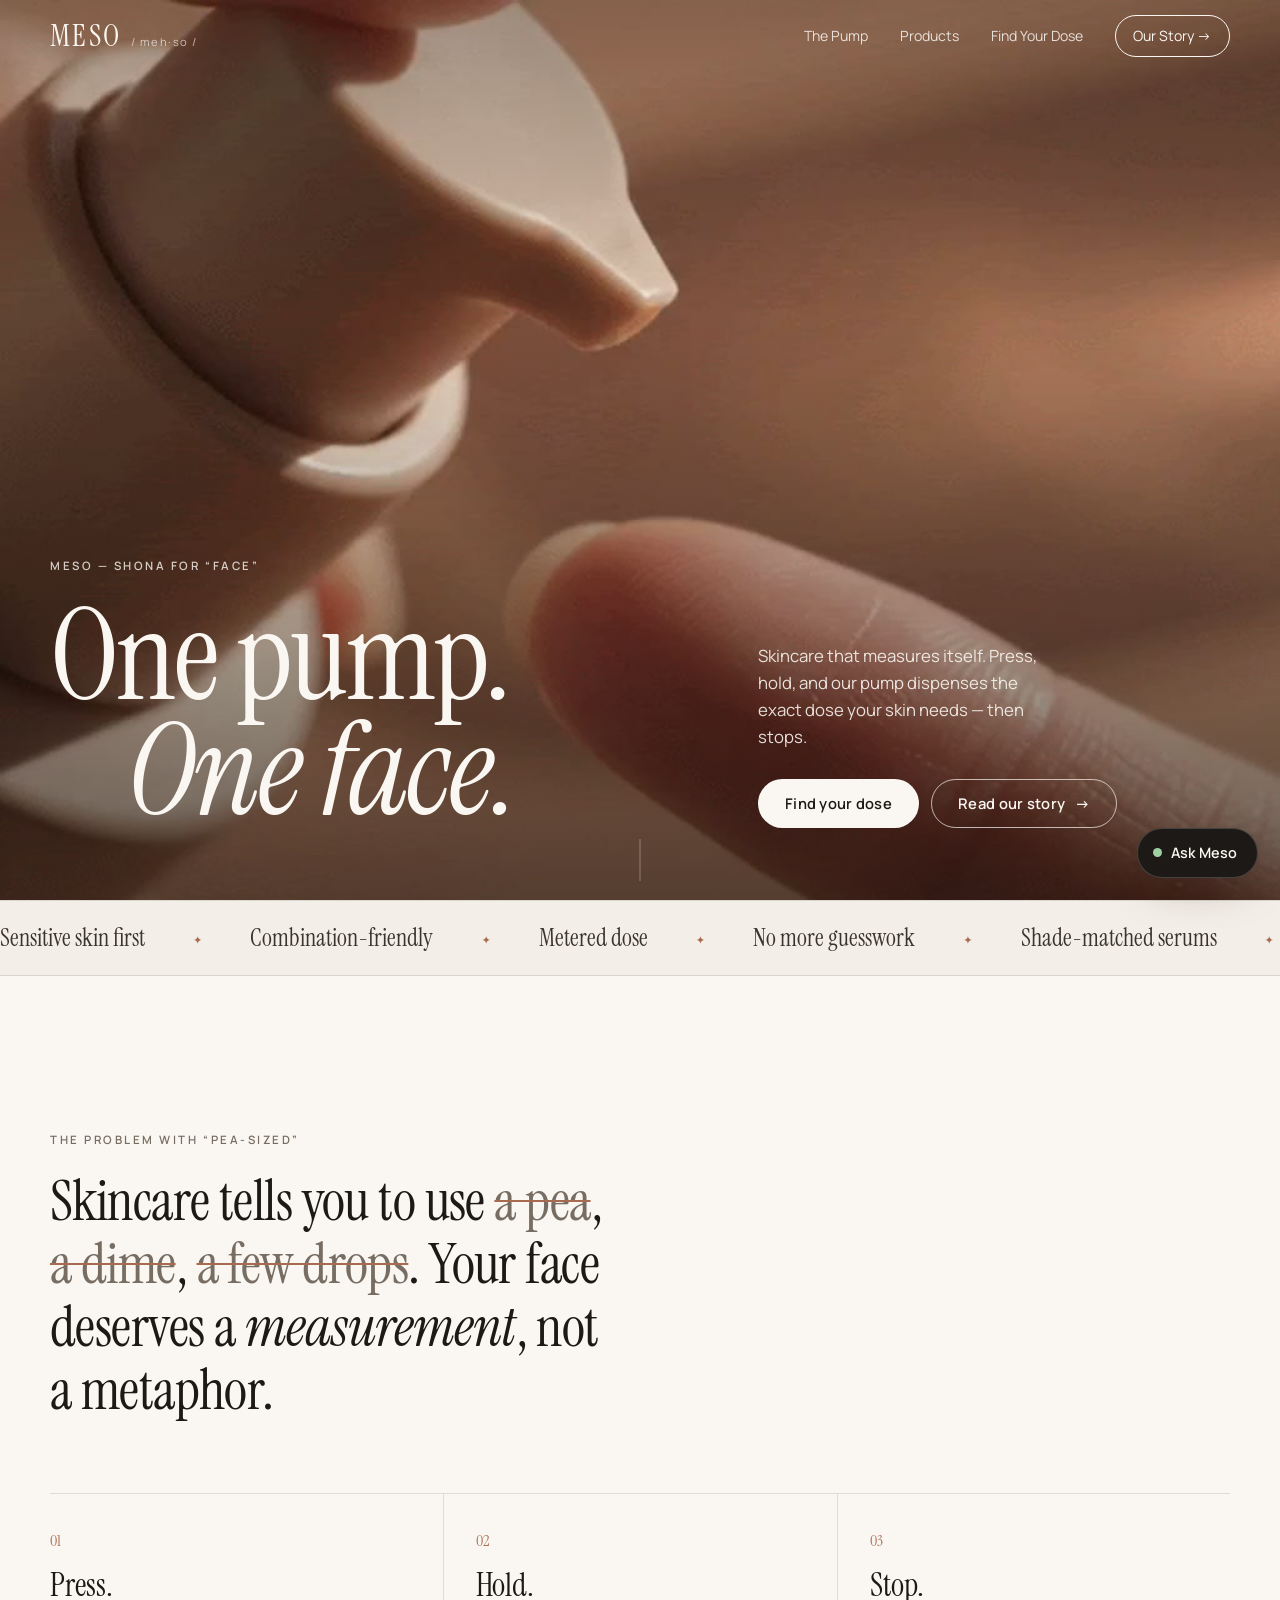
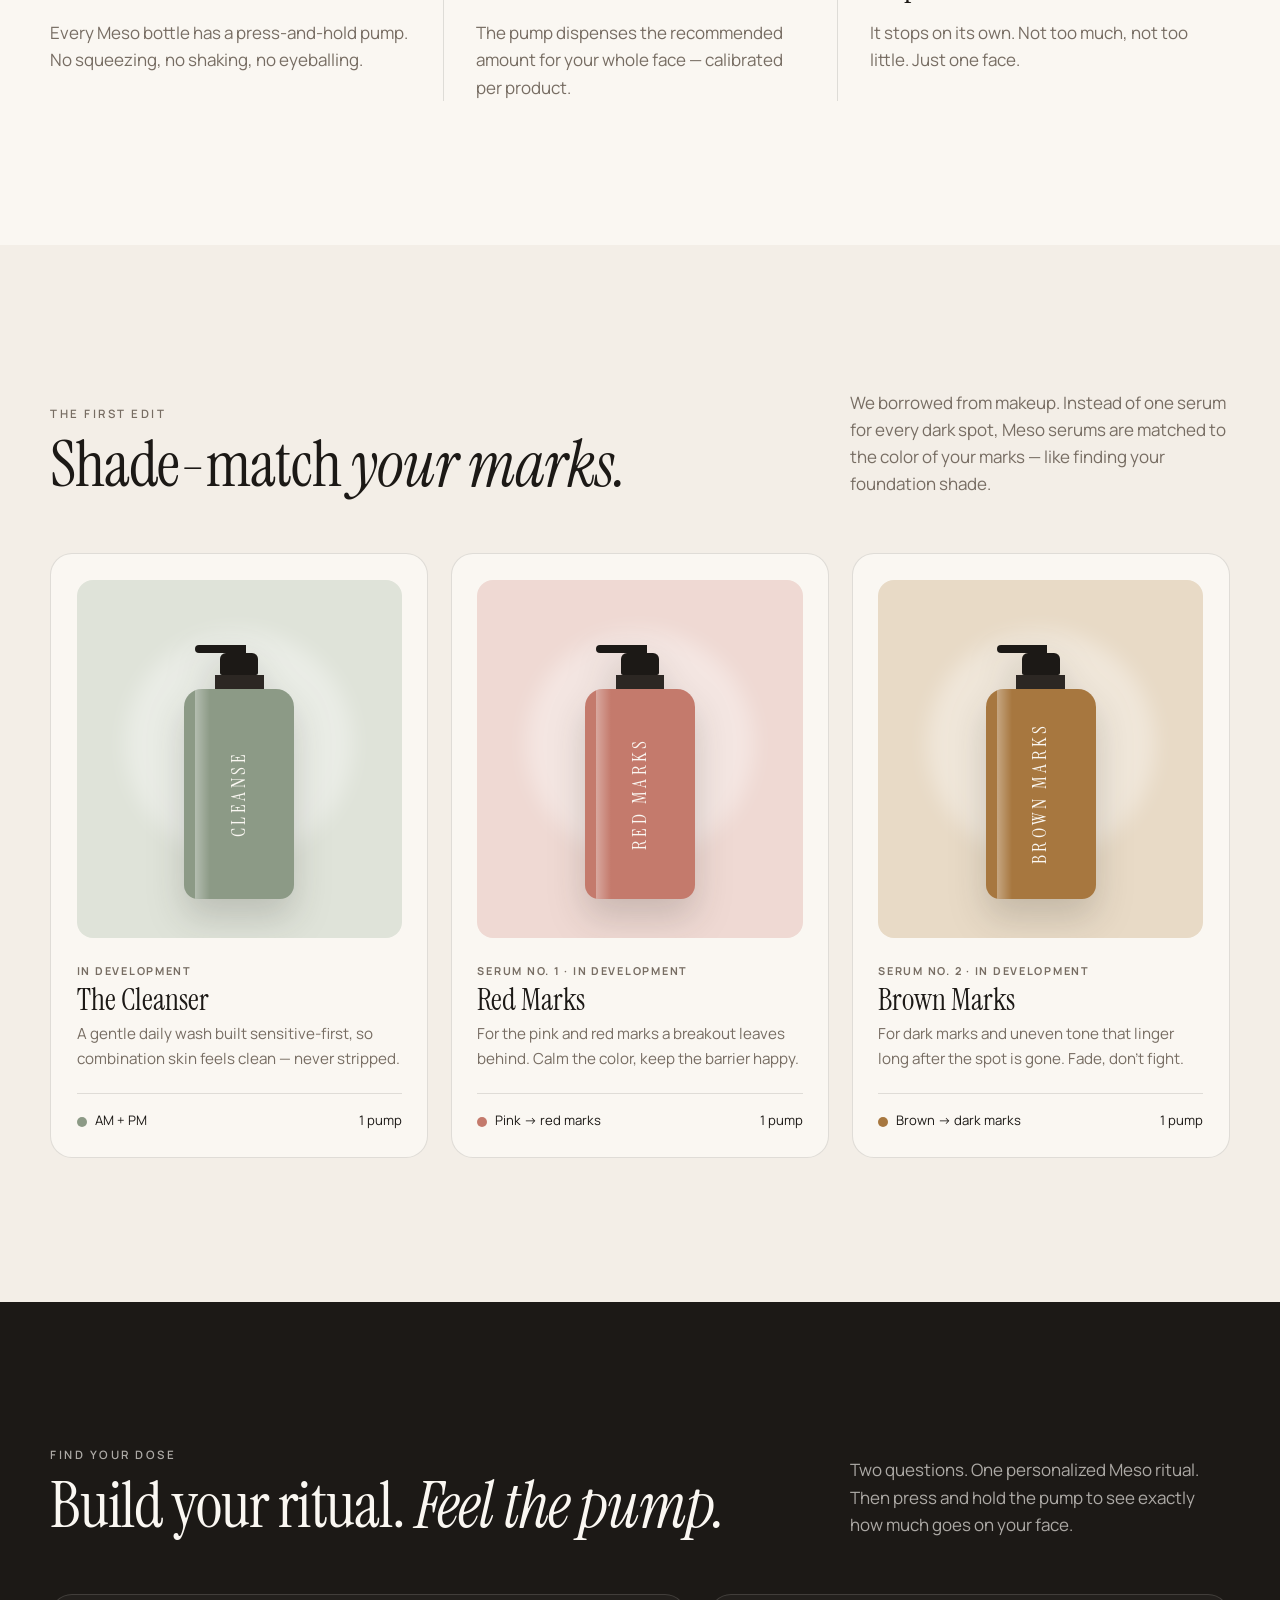
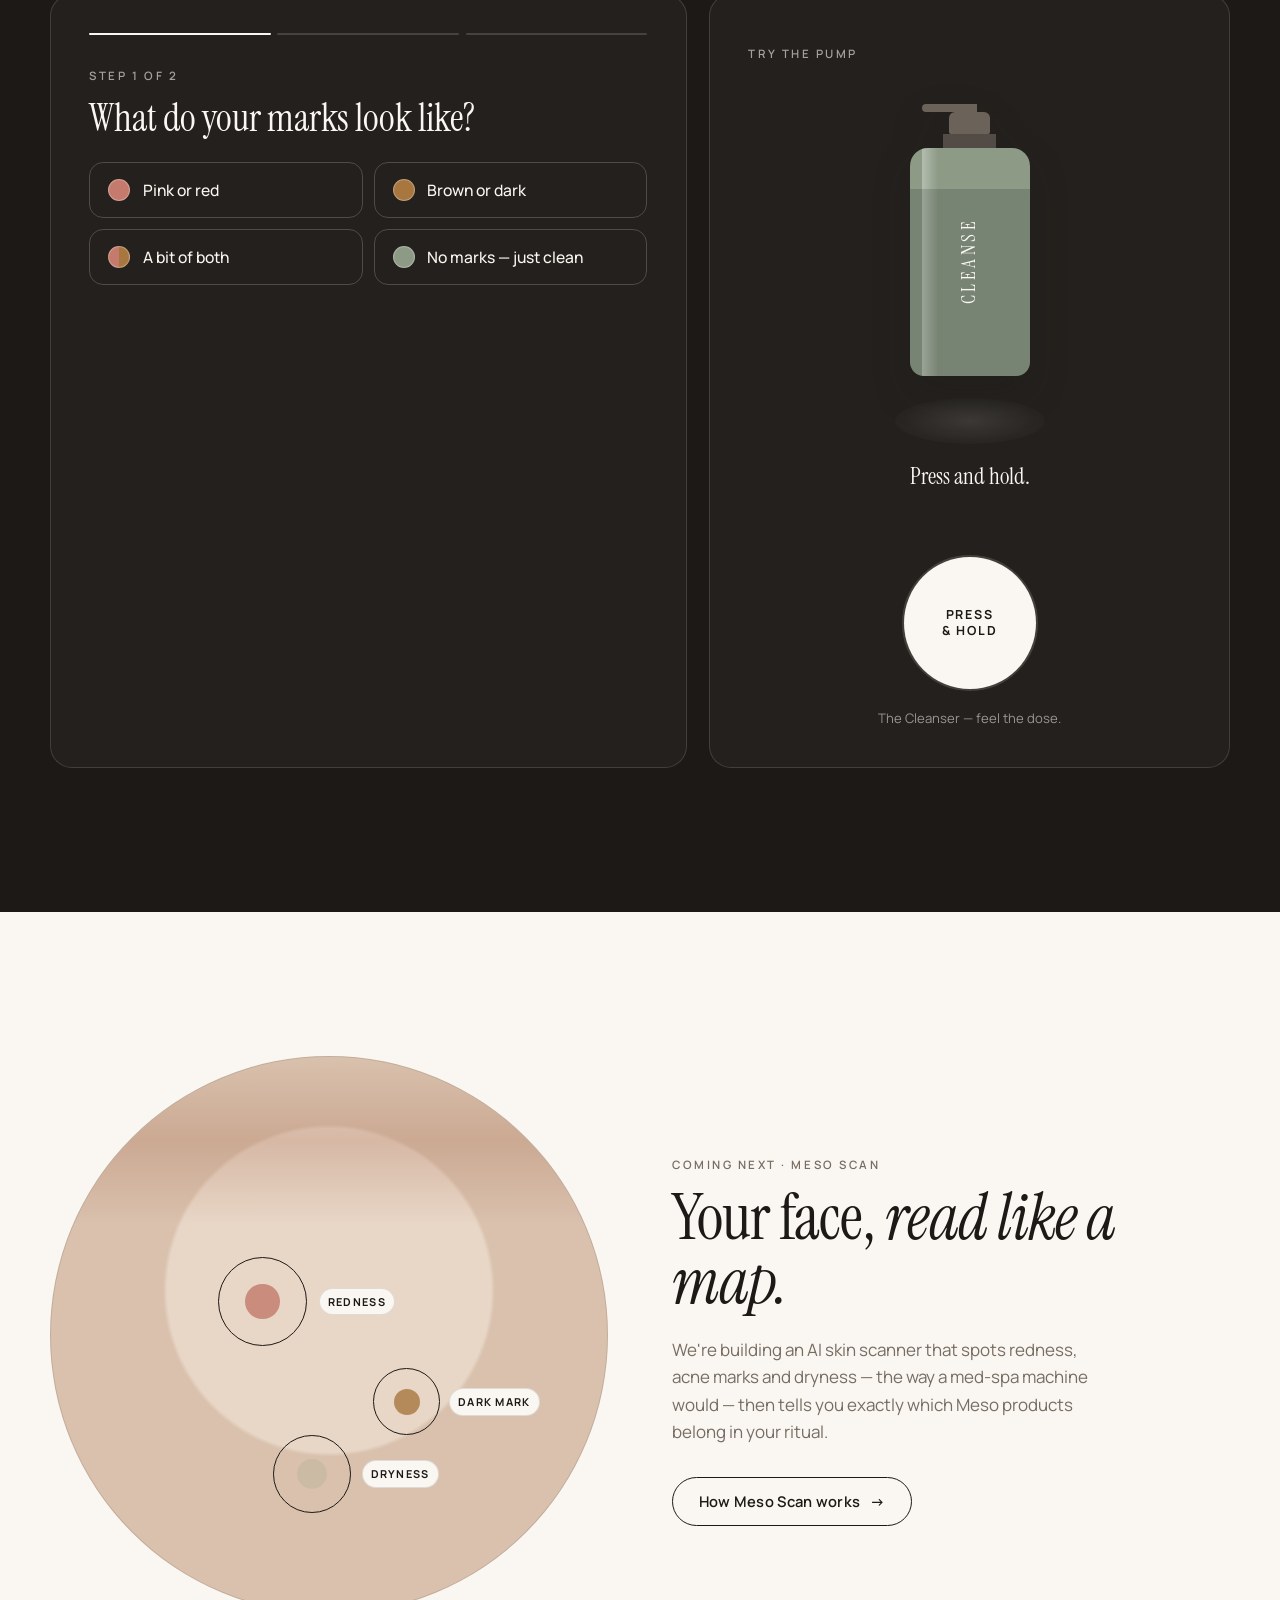
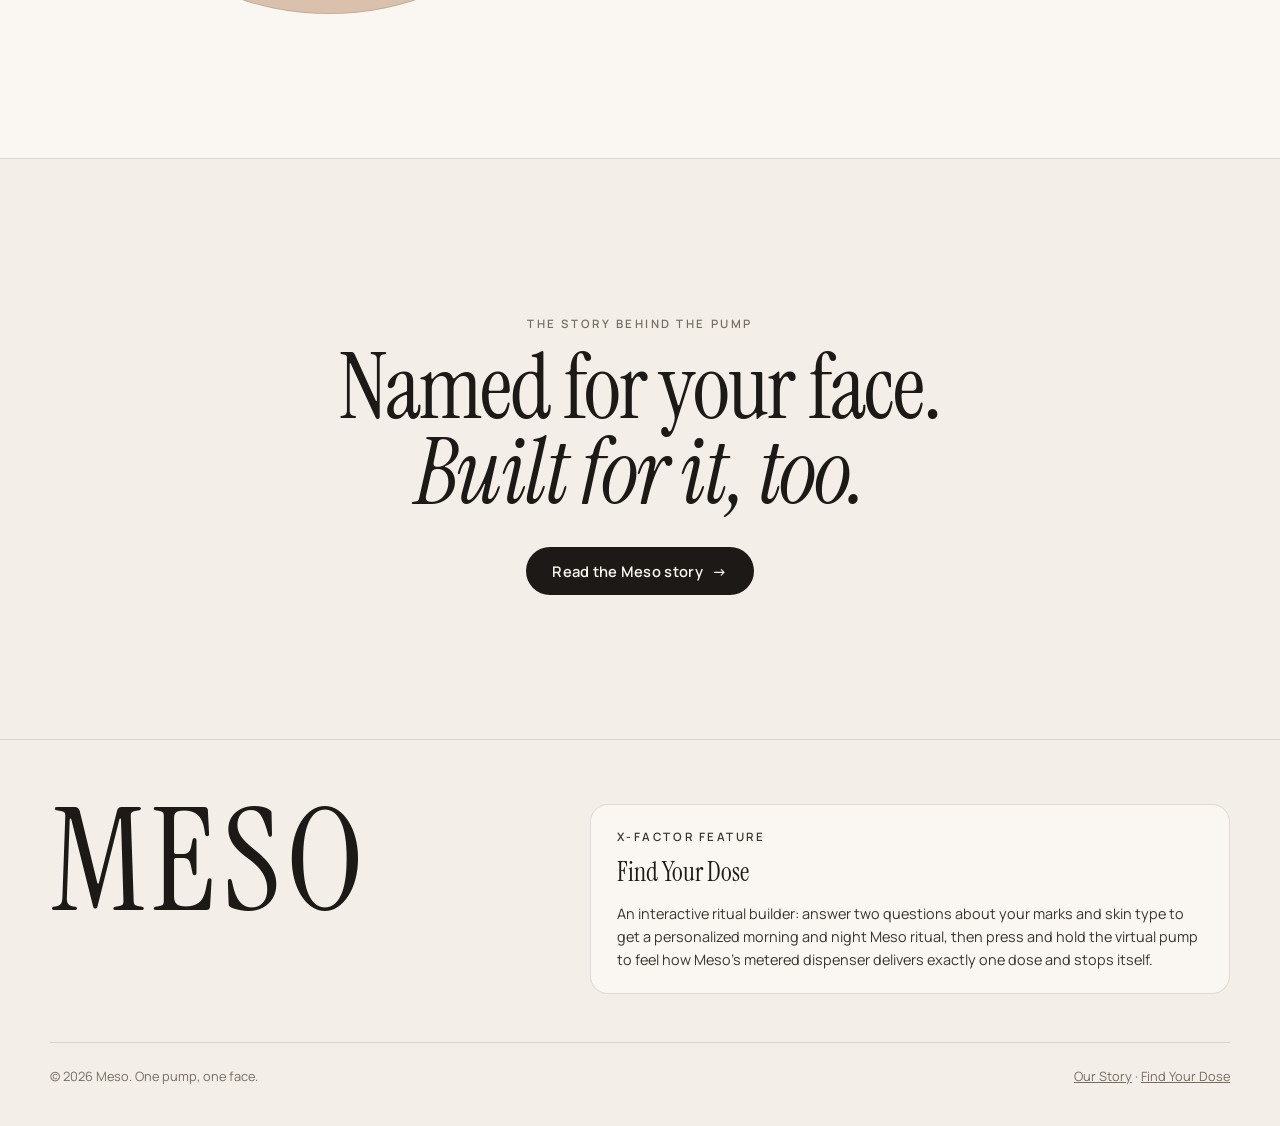
<file: index.html>
<!DOCTYPE html>
<html lang="en">
<head>
  <meta charset="UTF-8" />
  <meta name="viewport" content="width=device-width, initial-scale=1.0" />
  <title>Meso — One pump. One face.</title>
  <meta name="description" content="Meso is skincare that measures itself. A press-and-hold pump dispenses the exact dose — sensitive and combination skin first." />
  <link rel="preconnect" href="https://fonts.googleapis.com" />
  <link rel="preconnect" href="https://fonts.gstatic.com" crossorigin />
  <link href="https://fonts.googleapis.com/css2?family=Instrument+Serif:ital@0;1&family=Manrope:wght@400;500;600;700&display=swap" rel="stylesheet" />
  <link rel="stylesheet" href="styles.css" />
  <link rel="icon" href="data:image/svg+xml,<svg xmlns='http://www.w3.org/2000/svg' viewBox='0 0 100 100'><rect width='100' height='100' rx='50' fill='%231c1916'/><text x='50' y='68' font-size='58' text-anchor='middle' fill='%23faf7f2' font-family='Georgia'>M</text></svg>" />
</head>
<body>

  <!-- ============ NAV ============ -->
  <header class="nav">
    <div class="nav-inner">
      <a href="index.html" class="logo" aria-label="Meso home"><b>MESO</b><small>/ meh·so /</small></a>
      <nav class="nav-links">
        <a href="#pump">The Pump</a>
        <a href="#products">Products</a>
        <a href="#dose">Find Your Dose</a>
        <a href="story.html" class="pill">Our Story →</a>
      </nav>
    </div>
  </header>

  <!-- ============ HERO — AI-generated video (autoplay + loop) ============ -->
  <section class="hero" id="top">
    <!-- AI-generated hero video (Gemini / Veo) -->
    <video autoplay muted loop playsinline preload="auto" poster="meso-poster.jpg" aria-hidden="true">
      <source src="meso-hero.mp4" type="video/mp4" />
    </video>
    <div class="hero-content">
      <div>
        <p class="eyebrow">Meso — Shona for “face”</p>
        <h1>One pump.<em>One face.</em></h1>
      </div>
      <div class="hero-side">
        <p>Skincare that measures itself. Press, hold, and our pump dispenses the exact dose your skin needs — then stops.</p>
        <div class="hero-actions">
          <a href="#dose" class="btn btn-light">Find your dose</a>
          <a href="story.html" class="btn btn-ghost">Read our story <span class="arrow">→</span></a>
        </div>
      </div>
    </div>
    <div class="scroll-cue" aria-hidden="true"></div>
  </section>

  <!-- ============ MARQUEE ============ -->
  <div class="marquee" aria-hidden="true">
    <div class="marquee-track">
      <span>Sensitive skin first</span><span>Combination-friendly</span><span>Metered dose</span><span>No more guesswork</span><span>Shade-matched serums</span><span>One pump, one face</span>
      <span>Sensitive skin first</span><span>Combination-friendly</span><span>Metered dose</span><span>No more guesswork</span><span>Shade-matched serums</span><span>One pump, one face</span>
    </div>
  </div>

  <!-- ============ MANIFESTO / THE PUMP ============ -->
  <section class="section manifesto" id="pump">
    <div class="wrap">
      <p class="eyebrow reveal">The problem with “pea-sized”</p>
      <p class="big reveal">Skincare tells you to use <span class="strike">a pea</span>, <span class="strike">a dime</span>, <span class="strike">a few drops</span>. Your face deserves a <em>measurement</em>, not a metaphor.</p>
      <div class="steps3 reveal">
        <div>
          <span class="num">01</span>
          <h3>Press.</h3>
          <p>Every Meso bottle has a press-and-hold pump. No squeezing, no shaking, no eyeballing.</p>
        </div>
        <div>
          <span class="num">02</span>
          <h3>Hold.</h3>
          <p>The pump dispenses the recommended amount for your whole face — calibrated per product.</p>
        </div>
        <div>
          <span class="num">03</span>
          <h3>Stop.</h3>
          <p>It stops on its own. Not too much, not too little. Just one face.</p>
        </div>
      </div>
    </div>
  </section>

  <!-- ============ PRODUCTS ============ -->
  <section class="section products" id="products">
    <div class="wrap">
      <div class="section-head reveal">
        <div>
          <p class="eyebrow">The first edit</p>
          <h2>Shade-match <em>your marks.</em></h2>
        </div>
        <p>We borrowed from makeup. Instead of one serum for every dark spot, Meso serums are matched to the color of your marks — like finding your foundation shade.</p>
      </div>

      <div class="grid3">
        <article class="product reveal">
          <div class="product-stage" style="background:#dfe3d9">
            <div class="bottle"><div class="nozzle"></div><div class="head"></div><div class="neck"></div><div class="body" style="--c:var(--sage)"><span class="label">CLEANSE</span></div></div>
          </div>
          <span class="tag">In development</span>
          <h3>The Cleanser</h3>
          <p>A gentle daily wash built sensitive-first, so combination skin feels clean — never stripped.</p>
          <div class="meta"><span><span class="dot" style="background:var(--sage)"></span>AM + PM</span><span>1 pump</span></div>
        </article>

        <article class="product reveal">
          <div class="product-stage" style="background:#efd9d3">
            <div class="bottle"><div class="nozzle"></div><div class="head"></div><div class="neck"></div><div class="body" style="--c:var(--rose)"><span class="label">RED MARKS</span></div></div>
          </div>
          <span class="tag">Serum No. 1 · In development</span>
          <h3>Red Marks</h3>
          <p>For the pink and red marks a breakout leaves behind. Calm the color, keep the barrier happy.</p>
          <div class="meta"><span><span class="dot" style="background:var(--rose)"></span>Pink → red marks</span><span>1 pump</span></div>
        </article>

        <article class="product reveal">
          <div class="product-stage" style="background:#e8dac6">
            <div class="bottle"><div class="nozzle"></div><div class="head"></div><div class="neck"></div><div class="body" style="--c:var(--amber)"><span class="label">BROWN MARKS</span></div></div>
          </div>
          <span class="tag">Serum No. 2 · In development</span>
          <h3>Brown Marks</h3>
          <p>For dark marks and uneven tone that linger long after the spot is gone. Fade, don't fight.</p>
          <div class="meta"><span><span class="dot" style="background:var(--amber)"></span>Brown → dark marks</span><span>1 pump</span></div>
        </article>
      </div>
    </div>
  </section>

  <!-- ============ X-FACTOR: FIND YOUR DOSE ============ -->
  <section class="section dose" id="dose">
    <div class="wrap">
      <div class="section-head reveal">
        <div>
          <p class="eyebrow">Find your dose</p>
          <h2>Build your ritual. <em>Feel the pump.</em></h2>
        </div>
        <p>Two questions. One personalized Meso ritual. Then press and hold the pump to see exactly how much goes on your face.</p>
      </div>

      <div class="dose-shell reveal" id="dose-app">
        <!-- Quiz -->
        <div class="panel">
          <div class="progress" aria-hidden="true"><i></i><i></i><i></i></div>

          <div class="q">
            <p class="eyebrow">Step 1 of 2</p>
            <h3>What do your marks look like?</h3>
            <div class="options">
              <button type="button" class="opt" data-key="marks" data-val="red"><span class="sw" style="background:var(--rose)"></span>Pink or red</button>
              <button type="button" class="opt" data-key="marks" data-val="brown"><span class="sw" style="background:var(--amber)"></span>Brown or dark</button>
              <button type="button" class="opt" data-key="marks" data-val="both"><span class="sw" style="background:linear-gradient(90deg,var(--rose) 50%,var(--amber) 50%)"></span>A bit of both</button>
              <button type="button" class="opt" data-key="marks" data-val="none"><span class="sw" style="background:var(--sage)"></span>No marks — just clean</button>
            </div>
          </div>

          <div class="q q-hidden">
            <p class="eyebrow">Step 2 of 2</p>
            <h3>How would you describe your skin?</h3>
            <div class="options">
              <button type="button" class="opt" data-key="type" data-val="sensitive">Sensitive</button>
              <button type="button" class="opt" data-key="type" data-val="combination">Combination</button>
              <button type="button" class="opt" data-key="type" data-val="oily">Oily</button>
              <button type="button" class="opt" data-key="type" data-val="dry">Dry</button>
              <button type="button" class="opt" data-key="type" data-val="normal">Normal</button>
            </div>
          </div>

          <div class="q q-hidden">
            <p class="eyebrow">Your Meso ritual</p>
            <h3 id="ritual-title">Your ritual.</h3>
            <div class="ritual-group"><h4>Morning</h4><ul class="ritual" id="ritual-am"></ul></div>
            <div class="ritual-group"><h4>Night</h4><ul class="ritual" id="ritual-pm"></ul></div>
            <p class="tip" id="ritual-tip"></p>
            <p class="pump-sub" style="margin-bottom:1rem">Tap any product to load it into the pump →</p>
            <button type="button" class="link-btn" data-restart>Start over</button>
          </div>
        </div>

        <!-- Press-and-hold pump demo -->
        <div class="panel pump-panel">
          <p class="eyebrow">Try the pump</p>
          <div class="pump-stage">
            <div class="bottle pump-bottle" id="pump-bottle">
              <div class="nozzle"></div><div class="head"></div><div class="neck"></div>
              <div class="body"><span class="label">CLEANSE</span></div>
            </div>
            <div class="palm"><div class="drop" id="drop"></div></div>
          </div>
          <p class="pump-msg" id="pump-msg" aria-live="polite">Press and hold.</p>
          <button type="button" class="hold-btn" id="hold-btn" aria-label="Press and hold to dispense one dose">
            <svg viewBox="0 0 160 160" aria-hidden="true"><circle class="track" cx="80" cy="80" r="72"/><circle class="bar" cx="80" cy="80" r="72"/></svg>
            Press<br/>&amp; hold
          </button>
          <p class="pump-sub" id="pump-sub">The Cleanser — feel the dose.</p>
        </div>
      </div>
    </div>
  </section>

  <!-- ============ MESO SCAN TEASER ============ -->
  <section class="section">
    <div class="wrap teaser">
      <div class="scan-visual reveal" aria-hidden="true">
        <div class="mark" style="width:16%;height:16%;left:30%;top:36%;--mc:var(--rose)"><span>Redness</span></div>
        <div class="mark" style="width:12%;height:12%;left:58%;top:56%;--mc:var(--amber)"><span>Dark mark</span></div>
        <div class="mark" style="width:14%;height:14%;left:40%;top:68%;--mc:#c9b9a3"><span>Dryness</span></div>
      </div>
      <div class="reveal">
        <p class="eyebrow">Coming next · Meso Scan</p>
        <h2 class="h2">Your face, <em>read like a map.</em></h2>
        <p style="color:var(--muted);max-width:44ch;margin:1.4rem 0 2rem">We're building an AI skin scanner that spots redness, acne marks and dryness — the way a med-spa machine would — then tells you exactly which Meso products belong in your ritual.</p>
        <a href="story.html#scan" class="btn btn-outline">How Meso Scan works <span class="arrow">→</span></a>
      </div>
    </div>
  </section>

  <!-- ============ CTA ============ -->
  <section class="section cta-band" style="background:var(--bone);border-top:1px solid var(--line)">
    <div class="wrap reveal">
      <p class="eyebrow">The story behind the pump</p>
      <h2>Named for your face.<br/><em>Built for it, too.</em></h2>
      <a href="story.html" class="btn btn-dark">Read the Meso story <span class="arrow">→</span></a>
    </div>
  </section>

  <!-- ============ FOOTER + X-FACTOR DESCRIPTION ============ -->
  <footer>
    <div class="wrap">
      <div class="foot-grid">
        <div class="foot-logo">MESO</div>
        <div class="xfactor">
          <p class="eyebrow">X-Factor feature</p>
          <h3>Find Your Dose</h3>
          <p>An interactive ritual builder: answer two questions about your marks and skin type to get a personalized morning and night Meso ritual, then press and hold the virtual pump to feel how Meso's metered dispenser delivers exactly one dose and stops itself.</p>
        </div>
      </div>
      <div class="foot-base">
        <span>© 2026 Meso. One pump, one face.</span>
        <span><a href="story.html">Our Story</a> · <a href="#dose">Find Your Dose</a></span>
      </div>
    </div>
  </footer>

  <!--
    CHATBOT: meso.js adds the "Ask Meso" concierge to this page.
    To use your Lab 3 chatbot instead, paste its embed snippet right here
    and delete the "3. Meso Concierge chatbot" block in meso.js.
  -->
  <script src="meso.js"></script>
</body>
</html>
</file>
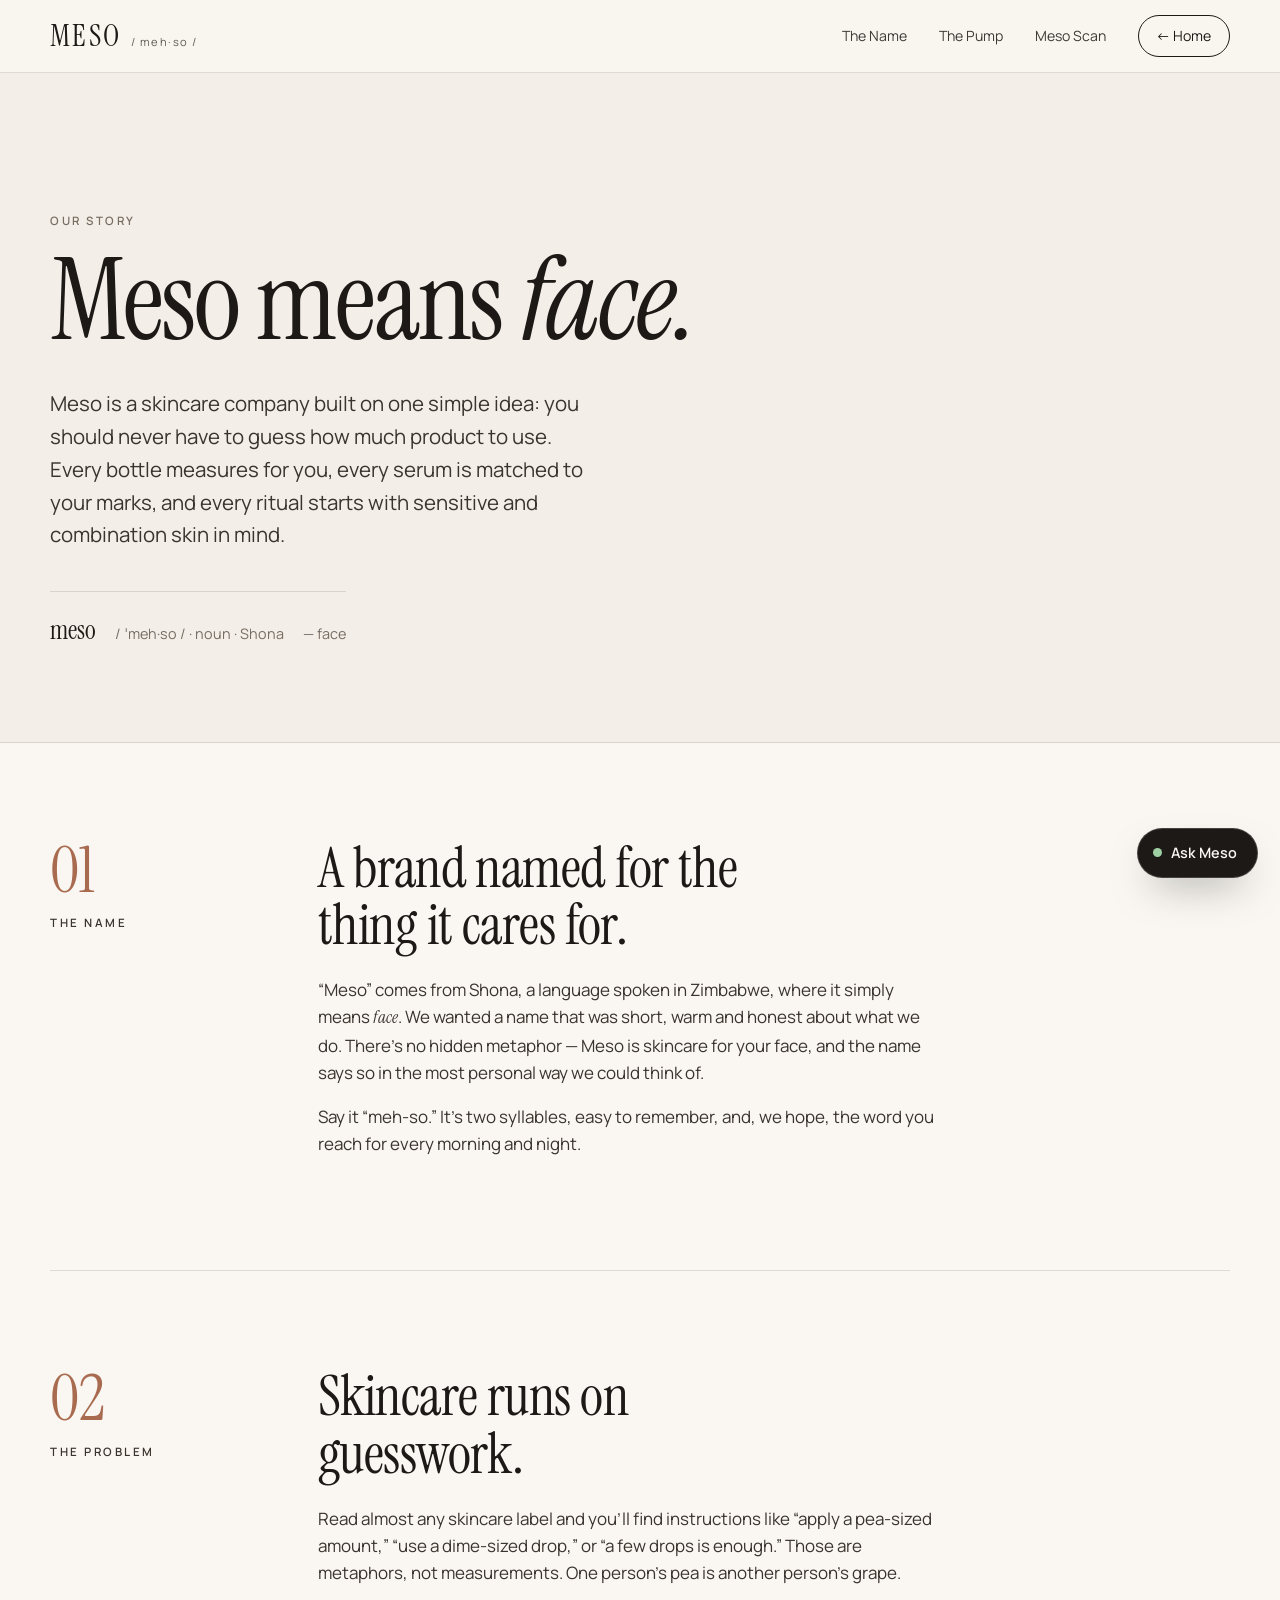
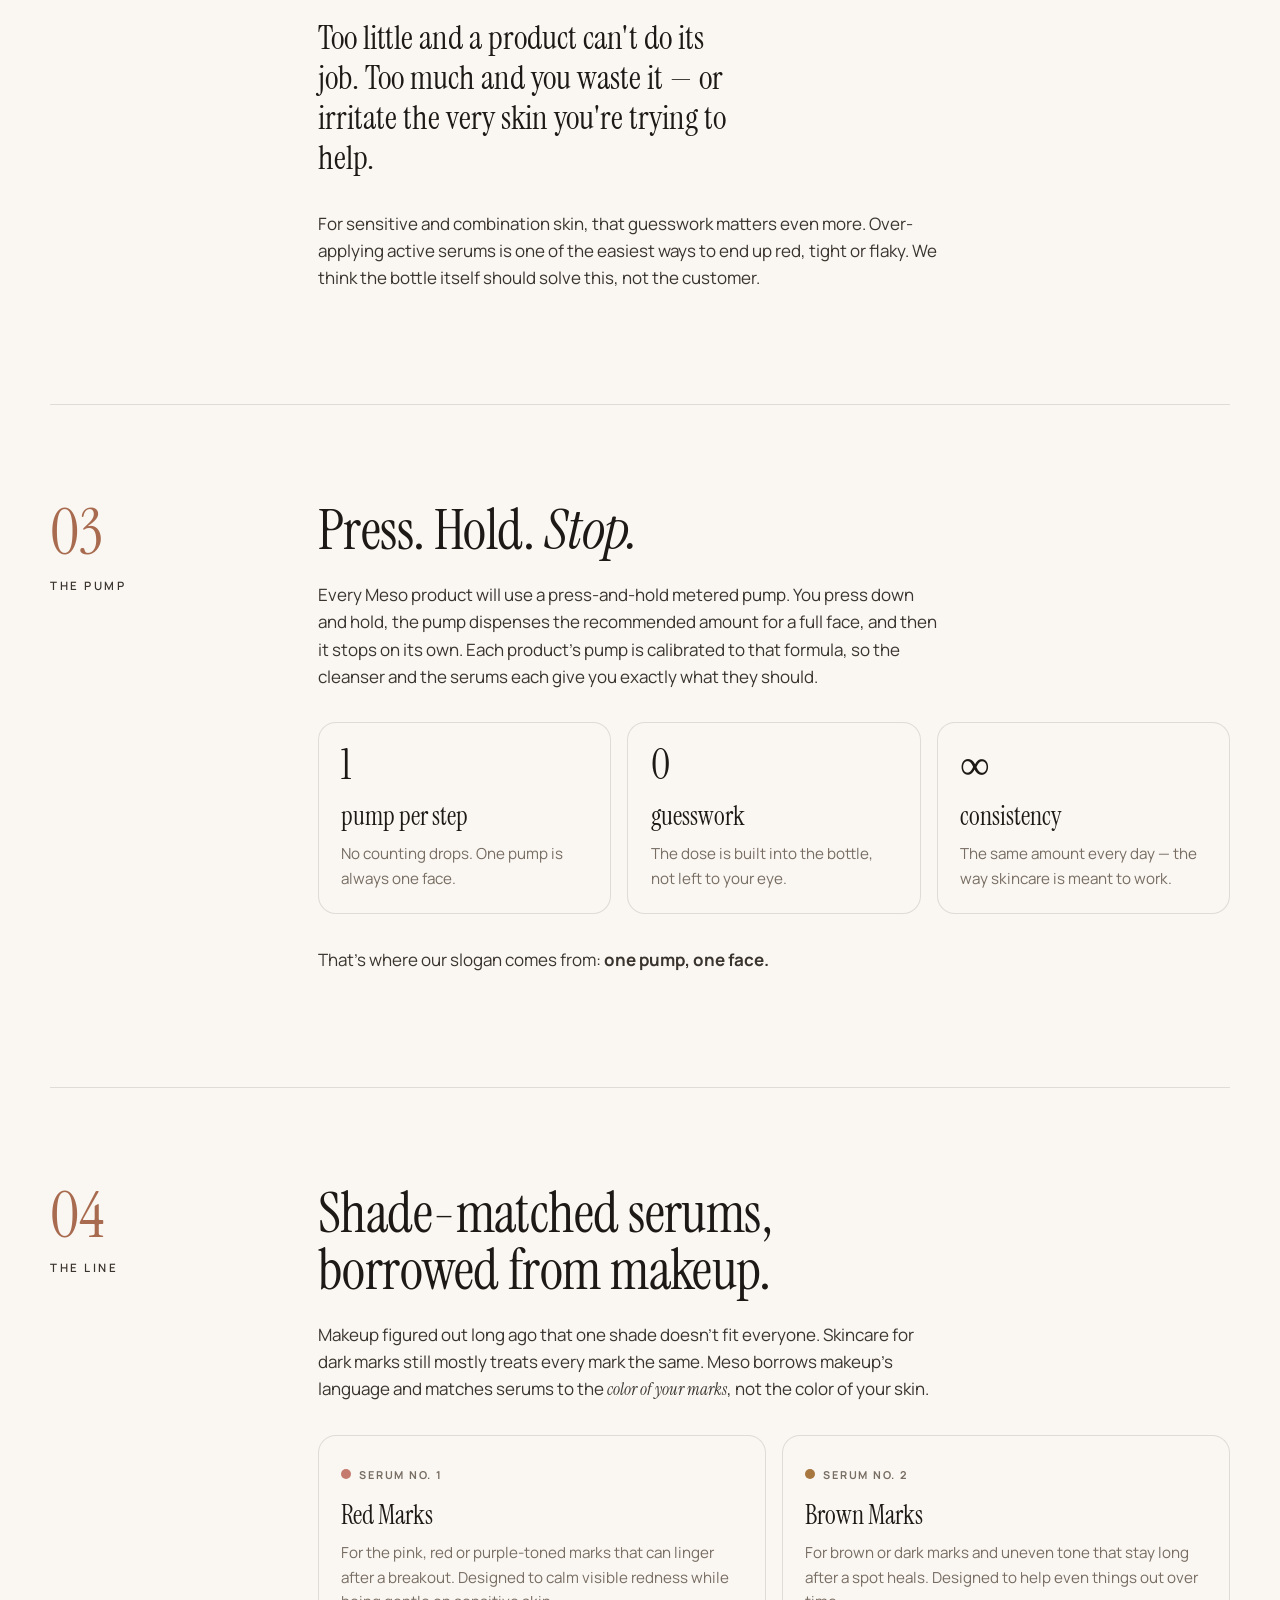
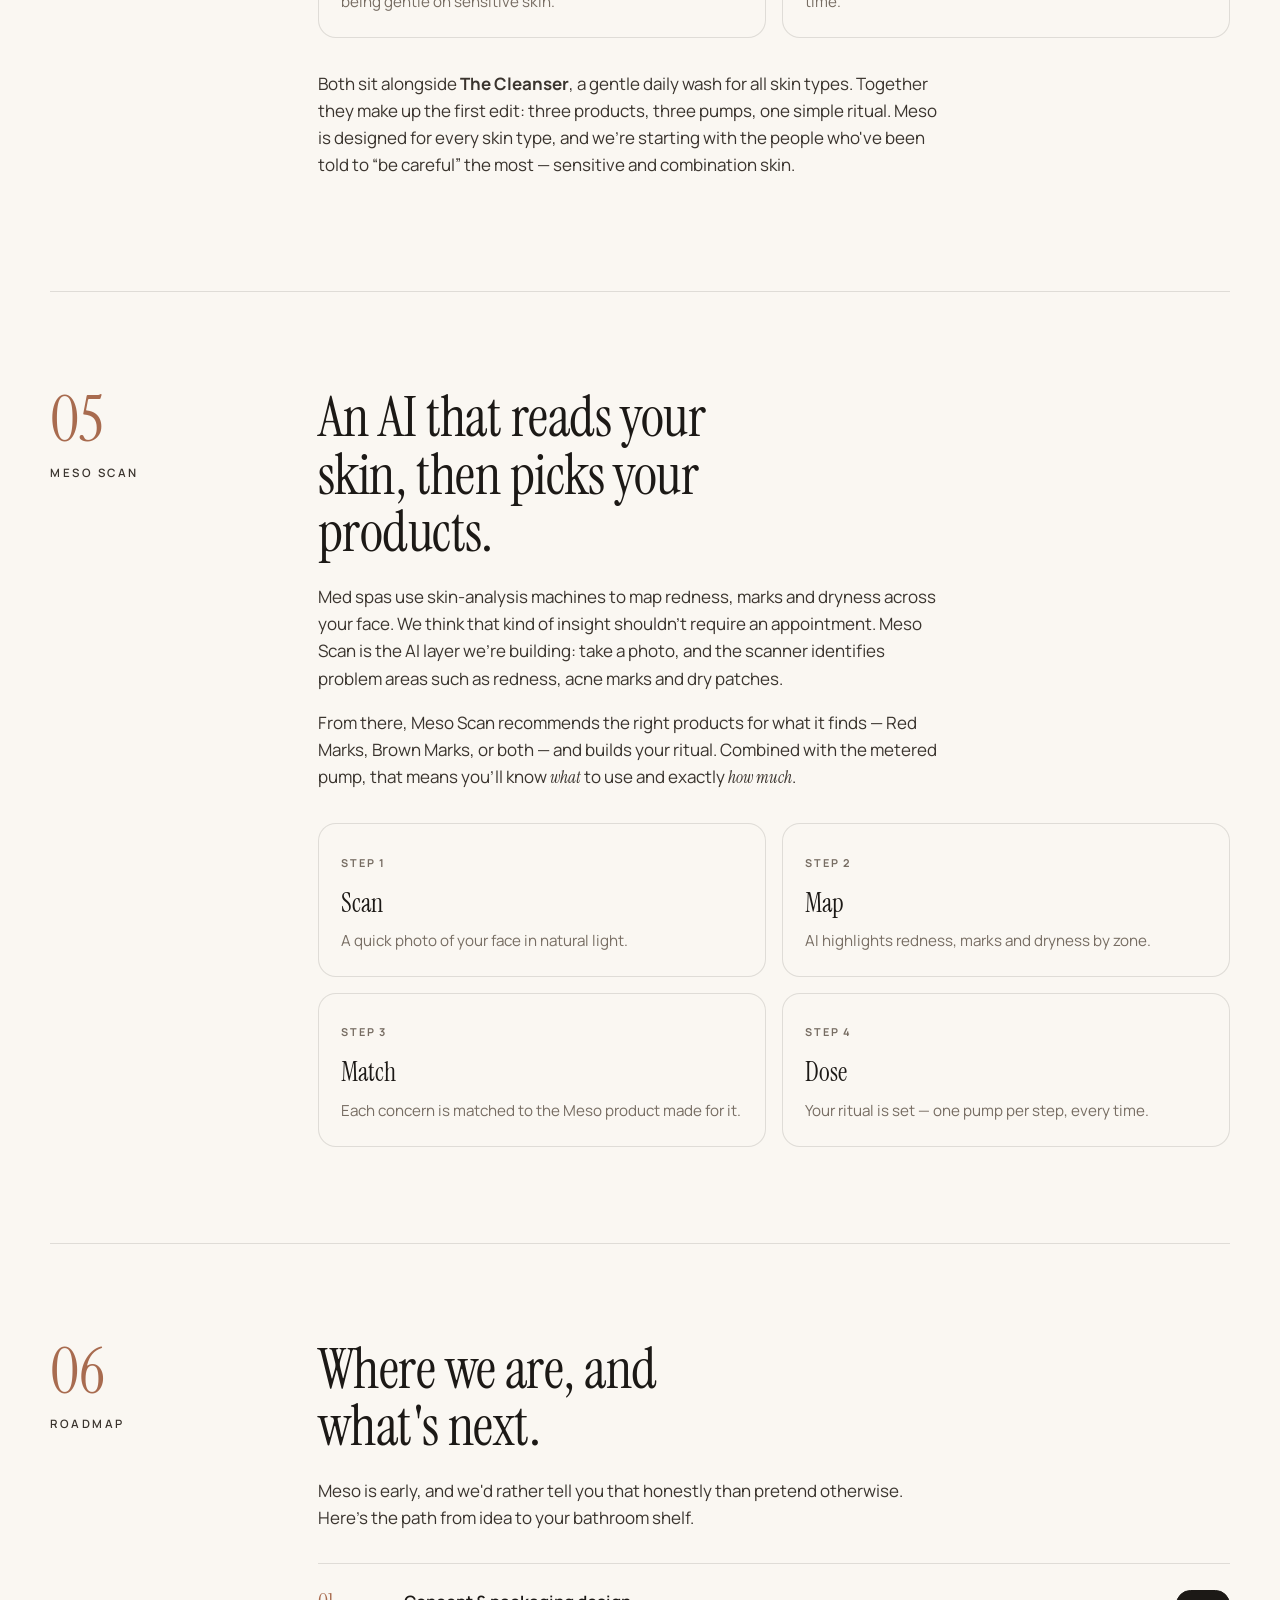
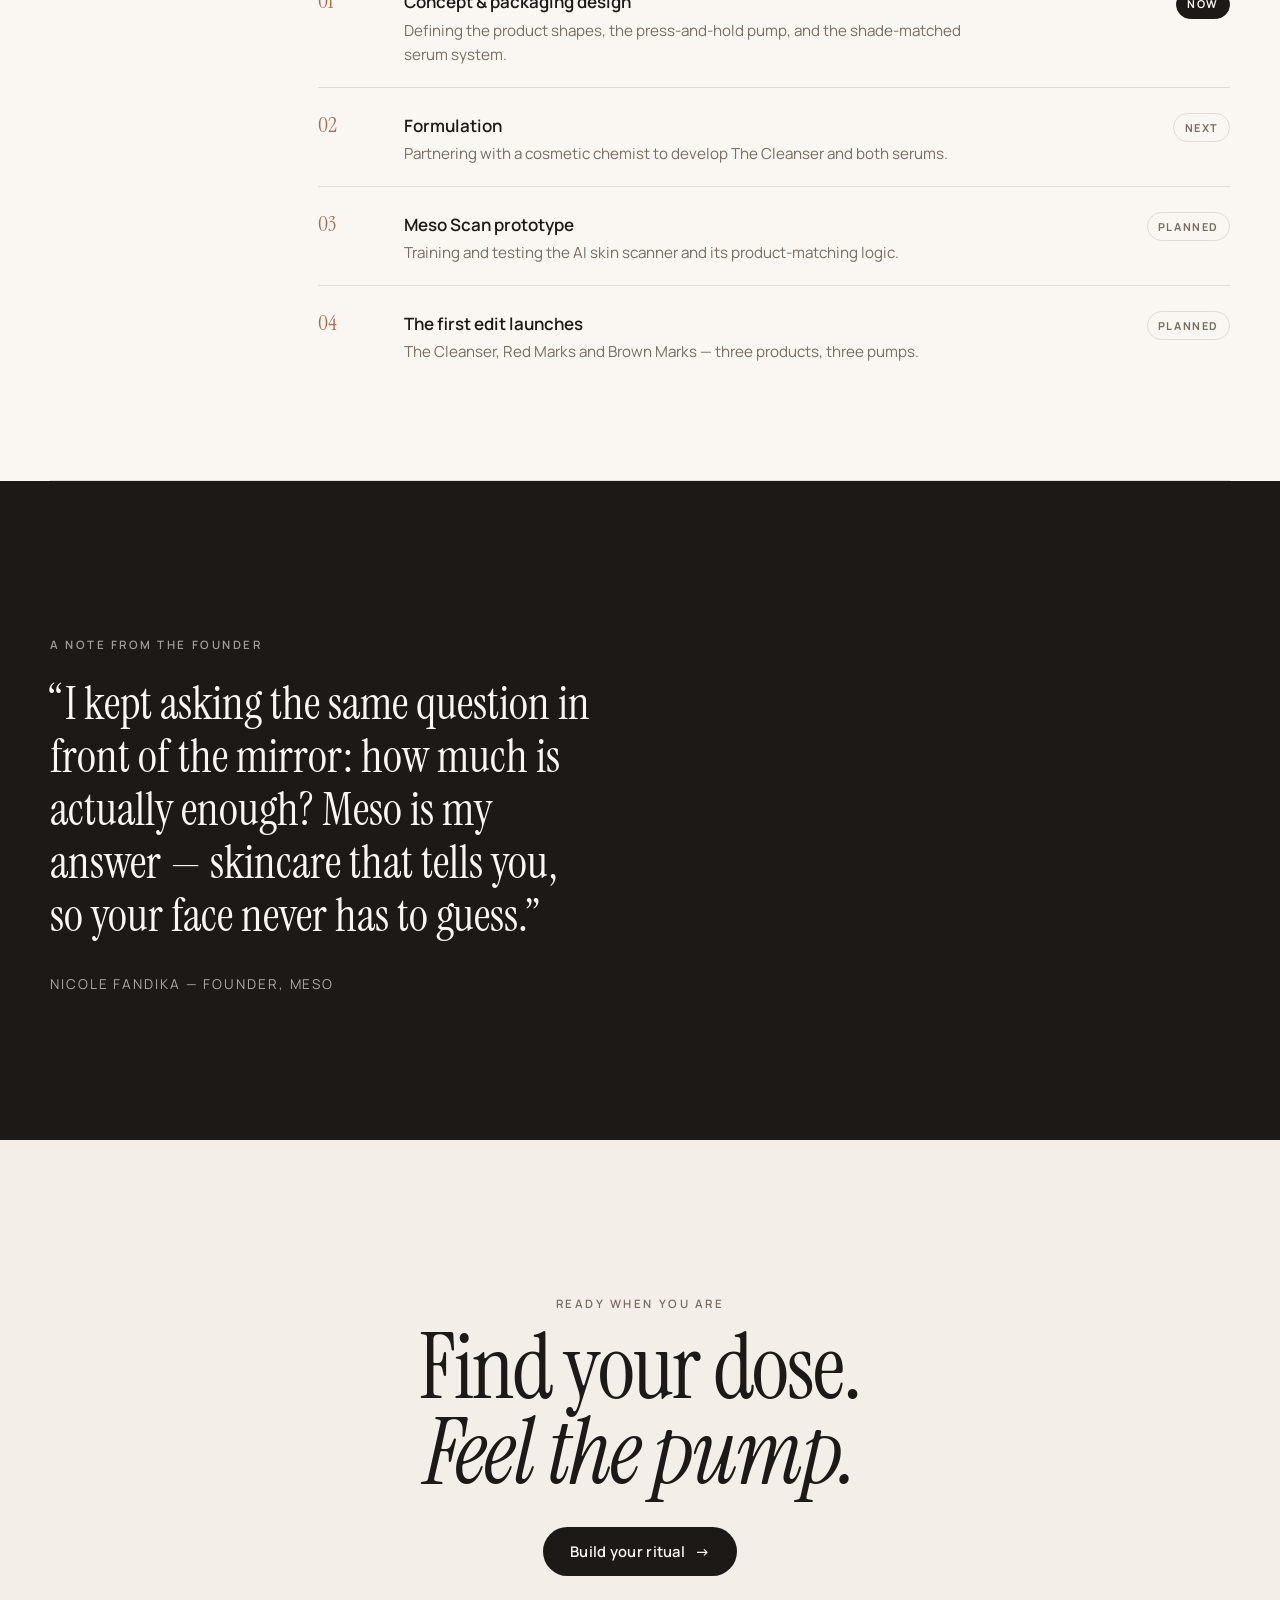
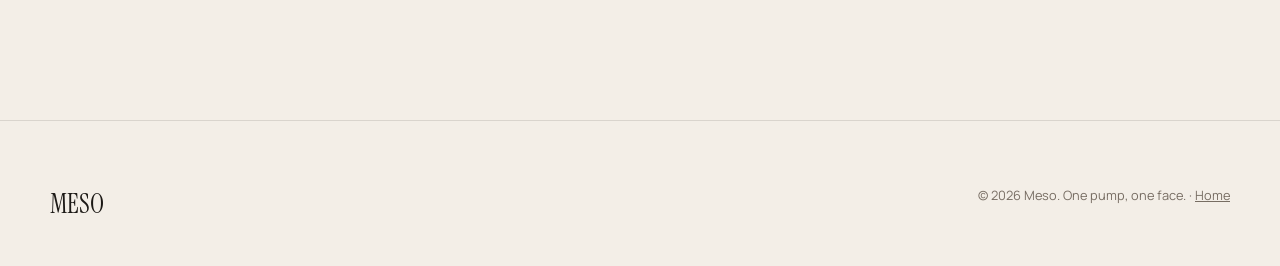
<file: story (1).html>
<!DOCTYPE html>
<html lang="en">
<head>
  <meta charset="UTF-8" />
  <meta name="viewport" content="width=device-width, initial-scale=1.0" />
  <title>Our Story — Meso</title>
  <meta name="description" content="Why Meso exists: the name, the press-and-hold pump, shade-matched serums, and Meso Scan." />
  <link rel="preconnect" href="https://fonts.googleapis.com" />
  <link rel="preconnect" href="https://fonts.gstatic.com" crossorigin />
  <link href="https://fonts.googleapis.com/css2?family=Instrument+Serif:ital@0;1&family=Manrope:wght@400;500;600;700&display=swap" rel="stylesheet" />
  <link rel="stylesheet" href="styles.css" />
  <link rel="icon" href="data:image/svg+xml,<svg xmlns='http://www.w3.org/2000/svg' viewBox='0 0 100 100'><rect width='100' height='100' rx='50' fill='%231c1916'/><text x='50' y='68' font-size='58' text-anchor='middle' fill='%23faf7f2' font-family='Georgia'>M</text></svg>" />
</head>
<body>

  <header class="nav light">
    <div class="nav-inner">
      <a href="index.html" class="logo" aria-label="Meso home"><b>MESO</b><small>/ meh·so /</small></a>
      <nav class="nav-links">
        <a href="#name">The Name</a>
        <a href="#pump">The Pump</a>
        <a href="#scan">Meso Scan</a>
        <a href="index.html" class="pill">← Home</a>
      </nav>
    </div>
  </header>

  <!-- ============ PAGE HERO ============ -->
  <section class="page-hero">
    <div class="wrap">
      <p class="eyebrow reveal">Our story</p>
      <h1 class="reveal">Meso means <em>face.</em></h1>
      <p class="lede reveal">Meso is a skincare company built on one simple idea: you should never have to guess how much product to use. Every bottle measures for you, every serum is matched to your marks, and every ritual starts with sensitive and combination skin in mind.</p>
      <div class="phonetic reveal"><b>meso</b><span>/ ˈmeh·so / · noun · Shona</span><span>— face</span></div>
    </div>
  </section>

  <div class="wrap">

    <!-- 01 NAME -->
    <article class="chapter" id="name">
      <aside class="reveal"><div class="n">01</div><p class="eyebrow">The name</p></aside>
      <div class="reveal">
        <h2>A brand named for the thing it cares for.</h2>
        <p>“Meso” comes from Shona, a language spoken in Zimbabwe, where it simply means <em>face</em>. We wanted a name that was short, warm and honest about what we do. There's no hidden metaphor — Meso is skincare for your face, and the name says so in the most personal way we could think of.</p>
        <p>Say it “meh-so.” It's two syllables, easy to remember, and, we hope, the word you reach for every morning and night.</p>
      </div>
    </article>

    <!-- 02 PROBLEM -->
    <article class="chapter" id="problem">
      <aside class="reveal"><div class="n">02</div><p class="eyebrow">The problem</p></aside>
      <div class="reveal">
        <h2>Skincare runs on guesswork.</h2>
        <p>Read almost any skincare label and you'll find instructions like “apply a pea-sized amount,” “use a dime-sized drop,” or “a few drops is enough.” Those are metaphors, not measurements. One person's pea is another person's grape.</p>
        <p class="pull">Too little and a product can't do its job. Too much and you waste it — or irritate the very skin you're trying to help.</p>
        <p>For sensitive and combination skin, that guesswork matters even more. Over-applying active serums is one of the easiest ways to end up red, tight or flaky. We think the bottle itself should solve this, not the customer.</p>
      </div>
    </article>

    <!-- 03 PUMP -->
    <article class="chapter" id="pump">
      <aside class="reveal"><div class="n">03</div><p class="eyebrow">The pump</p></aside>
      <div class="reveal">
        <h2>Press. Hold. <em>Stop.</em></h2>
        <p>Every Meso product will use a press-and-hold metered pump. You press down and hold, the pump dispenses the recommended amount for a full face, and then it stops on its own. Each product's pump is calibrated to that formula, so the cleanser and the serums each give you exactly what they should.</p>
        <div class="trio">
          <div class="mini"><span class="k">1</span><h3>pump per step</h3><p>No counting drops. One pump is always one face.</p></div>
          <div class="mini"><span class="k">0</span><h3>guesswork</h3><p>The dose is built into the bottle, not left to your eye.</p></div>
          <div class="mini"><span class="k">∞</span><h3>consistency</h3><p>The same amount every day — the way skincare is meant to work.</p></div>
        </div>
        <p style="margin-top:2rem">That's where our slogan comes from: <b>one pump, one face.</b></p>
      </div>
    </article>

    <!-- 04 SERUMS -->
    <article class="chapter" id="serums">
      <aside class="reveal"><div class="n">04</div><p class="eyebrow">The line</p></aside>
      <div class="reveal">
        <h2>Shade-matched serums, borrowed from makeup.</h2>
        <p>Makeup figured out long ago that one shade doesn't fit everyone. Skincare for dark marks still mostly treats every mark the same. Meso borrows makeup's language and matches serums to the <em>color of your marks</em>, not the color of your skin.</p>
        <div class="cards2">
          <div class="mini">
            <span class="dot" style="background:var(--rose)"></span><span class="tag">Serum No. 1</span>
            <h3>Red Marks</h3>
            <p>For the pink, red or purple-toned marks that can linger after a breakout. Designed to calm visible redness while being gentle on sensitive skin.</p>
          </div>
          <div class="mini">
            <span class="dot" style="background:var(--amber)"></span><span class="tag">Serum No. 2</span>
            <h3>Brown Marks</h3>
            <p>For brown or dark marks and uneven tone that stay long after a spot heals. Designed to help even things out over time.</p>
          </div>
        </div>
        <p style="margin-top:2rem">Both sit alongside <b>The Cleanser</b>, a gentle daily wash for all skin types. Together they make up the first edit: three products, three pumps, one simple ritual. Meso is designed for every skin type, and we're starting with the people who've been told to “be careful” the most — sensitive and combination skin.</p>
      </div>
    </article>

    <!-- 05 SCAN -->
    <article class="chapter" id="scan">
      <aside class="reveal"><div class="n">05</div><p class="eyebrow">Meso Scan</p></aside>
      <div class="reveal">
        <h2>An AI that reads your skin, then picks your products.</h2>
        <p>Med spas use skin-analysis machines to map redness, marks and dryness across your face. We think that kind of insight shouldn't require an appointment. Meso Scan is the AI layer we're building: take a photo, and the scanner identifies problem areas such as redness, acne marks and dry patches.</p>
        <p>From there, Meso Scan recommends the right products for what it finds — Red Marks, Brown Marks, or both — and builds your ritual. Combined with the metered pump, that means you'll know <em>what</em> to use and exactly <em>how much</em>.</p>
        <div class="cards2">
          <div class="mini"><span class="tag">Step 1</span><h3>Scan</h3><p>A quick photo of your face in natural light.</p></div>
          <div class="mini"><span class="tag">Step 2</span><h3>Map</h3><p>AI highlights redness, marks and dryness by zone.</p></div>
          <div class="mini"><span class="tag">Step 3</span><h3>Match</h3><p>Each concern is matched to the Meso product made for it.</p></div>
          <div class="mini"><span class="tag">Step 4</span><h3>Dose</h3><p>Your ritual is set — one pump per step, every time.</p></div>
        </div>
      </div>
    </article>

    <!-- 06 ROADMAP -->
    <article class="chapter" id="roadmap">
      <aside class="reveal"><div class="n">06</div><p class="eyebrow">Roadmap</p></aside>
      <div class="reveal">
        <h2>Where we are, and what's next.</h2>
        <p>Meso is early, and we'd rather tell you that honestly than pretend otherwise. Here's the path from idea to your bathroom shelf.</p>
        <ol class="timeline">
          <li><span class="k">01</span><div><b>Concept &amp; packaging design</b><p>Defining the product shapes, the press-and-hold pump, and the shade-matched serum system.</p></div><span class="status now">Now</span></li>
          <li><span class="k">02</span><div><b>Formulation</b><p>Partnering with a cosmetic chemist to develop The Cleanser and both serums.</p></div><span class="status">Next</span></li>
          <li><span class="k">03</span><div><b>Meso Scan prototype</b><p>Training and testing the AI skin scanner and its product-matching logic.</p></div><span class="status">Planned</span></li>
          <li><span class="k">04</span><div><b>The first edit launches</b><p>The Cleanser, Red Marks and Brown Marks — three products, three pumps.</p></div><span class="status">Planned</span></li>
        </ol>
      </div>
    </article>
  </div>

  <!-- ============ FOUNDER NOTE ============ -->
  <section class="section founder">
    <div class="wrap reveal">
      <p class="eyebrow" style="color:rgba(250,247,242,0.6)">A note from the founder</p>
      <blockquote style="margin-top:1.4rem">“I kept asking the same question in front of the mirror: how much is actually enough? Meso is my answer — skincare that tells you, so your face never has to guess.”</blockquote>
      <cite>Nicole Fandika — Founder, Meso</cite>
    </div>
  </section>

  <!-- ============ CTA ============ -->
  <section class="section cta-band" style="background:var(--bone)">
    <div class="wrap reveal">
      <p class="eyebrow">Ready when you are</p>
      <h2>Find your dose.<br/><em>Feel the pump.</em></h2>
      <a href="index.html#dose" class="btn btn-dark">Build your ritual <span class="arrow">→</span></a>
    </div>
  </section>

  <footer>
    <div class="wrap">
      <div class="foot-base" style="margin-top:0;border-top:0;padding-top:0">
        <span class="serif" style="font-size:1.6rem;color:var(--ink)">MESO</span>
        <span>© 2026 Meso. One pump, one face. · <a href="index.html">Home</a></span>
      </div>
    </div>
  </footer>

  <!--
    CHATBOT: meso.js adds the "Ask Meso" concierge to this page too.
    If you swap in your Lab 3 bot, paste the same embed snippet here.
  -->
  <script src="meso.js"></script>
</body>
</html>
</file>
<file: styles.css>
/* ==========================================================
   MESO — one pump, one face.
   Shared styles for index.html + story.html
   ========================================================== */

:root {
  --bone: #f3eee7;
  --paper: #faf7f2;
  --ink: #1c1916;
  --ink-soft: #3a342e;
  --muted: #776d63;
  --line: rgba(28, 25, 22, 0.12);
  --clay: #a86b4f;
  --rose: #c47a6c;     /* Red Marks */
  --amber: #a7773f;    /* Brown Marks */
  --sage: #8c9a86;     /* Cleanser */
  --serif: "Instrument Serif", "Times New Roman", serif;
  --sans: "Manrope", system-ui, -apple-system, sans-serif;
  --ease: cubic-bezier(0.22, 1, 0.36, 1);
  --wrap: min(1180px, 100% - 3rem);
}

*, *::before, *::after { box-sizing: border-box; }
html { scroll-behavior: smooth; }
body {
  margin: 0;
  background: var(--paper);
  color: var(--ink);
  font-family: var(--sans);
  font-size: 17px;
  line-height: 1.6;
  -webkit-font-smoothing: antialiased;
}
img, video { display: block; max-width: 100%; }
a { color: inherit; }
::selection { background: var(--clay); color: var(--paper); }

.wrap { width: var(--wrap); margin-inline: auto; }
.eyebrow {
  font-size: 0.72rem;
  letter-spacing: 0.22em;
  text-transform: uppercase;
  font-weight: 600;
  color: var(--muted);
}
.serif { font-family: var(--serif); font-weight: 400; }
em { font-family: var(--serif); font-style: italic; font-weight: 400; }

/* ---------- Nav ---------- */
.nav {
  position: fixed; inset: 0 0 auto 0; z-index: 50;
  transition: background 0.4s var(--ease), color 0.4s var(--ease), border-color 0.4s;
  border-bottom: 1px solid transparent;
  color: var(--paper);
}
.nav.solid, .nav.light {
  background: rgba(250, 247, 242, 0.86);
  backdrop-filter: blur(14px);
  -webkit-backdrop-filter: blur(14px);
  color: var(--ink);
  border-color: var(--line);
}
.nav-inner {
  width: var(--wrap); margin-inline: auto;
  display: flex; align-items: center; justify-content: space-between;
  height: 72px;
}
.logo {
  text-decoration: none; display: flex; align-items: baseline; gap: 0.6rem;
}
.logo b { font-family: var(--serif); font-weight: 400; font-size: 1.9rem; letter-spacing: 0.08em; }
.logo small { font-size: 0.7rem; letter-spacing: 0.14em; opacity: 0.7; }
.nav-links { display: flex; align-items: center; gap: 2rem; font-size: 0.88rem; }
.nav-links a { text-decoration: none; opacity: 0.85; transition: opacity 0.2s; }
.nav-links a:hover { opacity: 1; }
.nav-links .pill {
  border: 1px solid currentColor; padding: 0.55rem 1.1rem; border-radius: 99px; opacity: 1;
}

/* ---------- Buttons ---------- */
.btn {
  display: inline-flex; align-items: center; gap: 0.6rem;
  font: 600 0.92rem/1 var(--sans); letter-spacing: 0.02em;
  padding: 1rem 1.6rem; border-radius: 99px;
  text-decoration: none; cursor: pointer; border: 1px solid transparent;
  transition: transform 0.3s var(--ease), background 0.3s, color 0.3s, border-color 0.3s;
}
.btn:hover { transform: translateY(-2px); }
.btn .arrow { transition: transform 0.3s var(--ease); }
.btn:hover .arrow { transform: translateX(4px); }
.btn-light { background: var(--paper); color: var(--ink); }
.btn-ghost { border-color: rgba(250, 247, 242, 0.7); color: var(--paper); }
.btn-ghost:hover { background: rgba(250, 247, 242, 0.12); }
.btn-dark { background: var(--ink); color: var(--paper); }
.btn-outline { border-color: var(--ink); color: var(--ink); background: transparent; }
.btn-outline:hover { background: var(--ink); color: var(--paper); }

/* ---------- Hero (video) ---------- */
.hero {
  position: relative; min-height: 100svh; overflow: hidden;
  display: grid; align-items: end; color: var(--paper);
  background: #2a231e;
}
.hero video {
  position: absolute; inset: 0; width: 100%; height: 100%; object-fit: cover;
}
.hero::after {
  content: ""; position: absolute; inset: 0;
  background:
    linear-gradient(180deg, rgba(20,16,13,0.35) 0%, rgba(20,16,13,0.05) 35%, rgba(20,16,13,0.62) 100%);
}
.hero-content {
  position: relative; z-index: 2; width: var(--wrap); margin-inline: auto;
  padding: 0 0 clamp(3rem, 8vh, 6rem);
  display: grid; grid-template-columns: 1.4fr 1fr; gap: 3rem; align-items: end;
}
.hero .eyebrow { color: rgba(250, 247, 242, 0.8); margin-bottom: 1.4rem; }
.hero h1 {
  font-family: var(--serif); font-weight: 400;
  font-size: clamp(3.6rem, 10vw, 9.5rem); line-height: 0.9; letter-spacing: -0.02em;
  margin: 0;
}
.hero h1 em { display: block; padding-left: 0.6em; }
.hero-side p { margin: 0 0 1.8rem; max-width: 30ch; font-size: 1.05rem; color: rgba(250, 247, 242, 0.88); }
.hero-actions { display: flex; flex-wrap: wrap; gap: 0.8rem; }
.scroll-cue {
  position: absolute; z-index: 2; left: 50%; bottom: 1.2rem; transform: translateX(-50%);
  width: 1px; height: 42px; background: rgba(250,247,242,0.35); overflow: hidden;
}
.scroll-cue::after {
  content: ""; position: absolute; left: 0; top: -40%; width: 100%; height: 40%;
  background: var(--paper); animation: cue 2.2s var(--ease) infinite;
}
@keyframes cue { to { top: 100%; } }

/* ---------- Marquee ---------- */
.marquee {
  border-block: 1px solid var(--line); overflow: hidden; background: var(--bone);
  padding: 1.1rem 0; white-space: nowrap;
}
.marquee-track { display: inline-flex; gap: 3rem; animation: slide 38s linear infinite; }
.marquee span { font-family: var(--serif); font-size: 1.5rem; color: var(--ink-soft); }
.marquee span::after { content: "✦"; font-family: var(--sans); font-size: 0.7rem; margin-left: 3rem; color: var(--clay); vertical-align: middle; }
@keyframes slide { to { transform: translateX(-50%); } }

/* ---------- Sections ---------- */
section { position: relative; }
.section { padding: clamp(5rem, 12vw, 9rem) 0; }
.section-head { display: flex; justify-content: space-between; align-items: end; gap: 2rem; margin-bottom: 3.5rem; flex-wrap: wrap; }
.section-head h2, .h2 {
  font-family: var(--serif); font-weight: 400; margin: 0.6rem 0 0;
  font-size: clamp(2.4rem, 5vw, 4.2rem); line-height: 1; letter-spacing: -0.015em;
}
.section-head p { max-width: 38ch; margin: 0; color: var(--muted); }

/* Manifesto */
.manifesto p.big {
  font-family: var(--serif); font-size: clamp(2rem, 4.4vw, 3.6rem);
  line-height: 1.12; letter-spacing: -0.01em; margin: 1.2rem 0 4.5rem; max-width: 22ch;
}
.manifesto p.big .strike { text-decoration: line-through; text-decoration-thickness: 2px; text-decoration-color: var(--clay); color: var(--muted); }
.steps3 { display: grid; grid-template-columns: repeat(3, 1fr); border-top: 1px solid var(--line); }
.steps3 > div { padding: 2rem 2rem 0 0; }
.steps3 > div + div { padding-left: 2rem; border-left: 1px solid var(--line); }
.steps3 .num { font-family: var(--serif); font-size: 1rem; color: var(--clay); }
.steps3 h3 { font-family: var(--serif); font-weight: 400; font-size: 2rem; margin: 0.4rem 0 0.5rem; }
.steps3 p { margin: 0; color: var(--muted); }

/* Products */
.products { background: var(--bone); }
.grid3 { display: grid; grid-template-columns: repeat(3, 1fr); gap: 1.4rem; }
.product {
  background: var(--paper); border: 1px solid var(--line); border-radius: 22px;
  padding: 1.6rem; display: flex; flex-direction: column;
  transition: transform 0.5s var(--ease), box-shadow 0.5s var(--ease);
}
.product:hover { transform: translateY(-6px); box-shadow: 0 30px 60px -30px rgba(28,25,22,0.25); }
.product-stage {
  aspect-ratio: 4 / 4.4; border-radius: 16px; display: grid; place-items: end center;
  padding-bottom: 12%; margin-bottom: 1.5rem; overflow: hidden; position: relative;
}
.product-stage::before {
  content: ""; position: absolute; width: 70%; aspect-ratio: 1; border-radius: 50%;
  top: 14%; left: 15%; background: rgba(255,255,255,0.35); filter: blur(10px);
}
.tag { display: inline-block; font-size: 0.68rem; letter-spacing: 0.16em; text-transform: uppercase; font-weight: 700; color: var(--muted); }
.product h3 { font-family: var(--serif); font-weight: 400; font-size: 1.9rem; margin: 0.3rem 0 0.4rem; line-height: 1.05; }
.product p { margin: 0 0 1.4rem; color: var(--muted); font-size: 0.95rem; }
.product .meta { margin-top: auto; display: flex; justify-content: space-between; align-items: center; border-top: 1px solid var(--line); padding-top: 1rem; font-size: 0.82rem; }
.dot { width: 10px; height: 10px; border-radius: 50%; display: inline-block; margin-right: 0.5rem; vertical-align: middle; }

/* CSS bottle */
.bottle { position: relative; z-index: 1; width: 34%; display: flex; flex-direction: column; align-items: center; filter: drop-shadow(0 18px 18px rgba(28,25,22,0.18)); }
.bottle .nozzle { width: 46%; height: 8px; background: var(--ink); border-radius: 4px 0 0 4px; align-self: flex-start; margin-left: 10%; }
.bottle .head { width: 34%; height: 22px; background: var(--ink); border-radius: 6px 6px 2px 2px; }
.bottle .neck { width: 44%; height: 14px; background: #2c2723; }
.bottle .body {
  width: 100%; aspect-ratio: 1 / 1.9; border-radius: 18px 18px 14px 14px;
  background: var(--c, var(--sage));
  position: relative; display: grid; place-items: center; overflow: hidden;
}
.bottle .body::before { content: ""; position: absolute; inset: 0 auto 0 10%; width: 14%; background: linear-gradient(90deg, rgba(255,255,255,0.35), transparent); }
.bottle .label { font-family: var(--serif); color: var(--paper); font-size: clamp(0.9rem, 1.6vw, 1.2rem); letter-spacing: 0.18em; writing-mode: vertical-rl; transform: rotate(180deg); }

/* ---------- Find Your Dose (X-Factor) ---------- */
.dose { background: var(--ink); color: var(--paper); }
.dose .eyebrow { color: rgba(250,247,242,0.6); }
.dose .section-head p { color: rgba(250,247,242,0.65); }
.dose-shell {
  display: grid; grid-template-columns: 1.1fr 0.9fr; gap: 1.4rem;
}
.panel {
  border: 1px solid rgba(250,247,242,0.14); border-radius: 22px; padding: clamp(1.4rem, 3vw, 2.4rem);
  background: rgba(250,247,242,0.03);
}
.progress { display: flex; gap: 0.4rem; margin-bottom: 2rem; }
.progress i { flex: 1; height: 2px; background: rgba(250,247,242,0.16); border-radius: 2px; transition: background 0.4s; }
.progress i.on { background: var(--paper); }
.q h3 { font-family: var(--serif); font-weight: 400; font-size: clamp(1.8rem, 3vw, 2.4rem); margin: 0.3rem 0 1.4rem; line-height: 1.1; }
.options { display: grid; grid-template-columns: 1fr 1fr; gap: 0.7rem; }
.opt {
  text-align: left; font: 500 0.98rem/1.3 var(--sans); color: var(--paper);
  background: transparent; border: 1px solid rgba(250,247,242,0.2); border-radius: 14px;
  padding: 1rem 1.1rem; cursor: pointer; display: flex; gap: 0.8rem; align-items: center;
  transition: border-color 0.25s, background 0.25s, transform 0.25s var(--ease);
}
.opt:hover { border-color: var(--paper); transform: translateY(-2px); }
.opt.sel { background: var(--paper); color: var(--ink); border-color: var(--paper); }
.opt .sw { width: 22px; height: 22px; border-radius: 50%; flex: none; border: 1px solid rgba(250,247,242,0.3); }
.q-hidden { display: none; }
.fade-in { animation: fadeUp 0.6s var(--ease) both; }
@keyframes fadeUp { from { opacity: 0; transform: translateY(14px); } to { opacity: 1; transform: none; } }
.ritual { list-style: none; padding: 0; margin: 0 0 1.2rem; }
.ritual-group + .ritual-group { margin-top: 1.4rem; }
.ritual-group h4 { font-size: 0.72rem; letter-spacing: 0.2em; text-transform: uppercase; color: rgba(250,247,242,0.55); margin: 0 0 0.6rem; font-weight: 600; }
.ritual li button {
  width: 100%; display: flex; align-items: center; gap: 0.9rem; text-align: left;
  background: transparent; color: var(--paper); border: 0; border-top: 1px solid rgba(250,247,242,0.12);
  padding: 0.85rem 0; cursor: pointer; font: 500 1rem var(--sans);
}
.ritual li button:hover .r-name, .ritual li button.active .r-name { text-decoration: underline; text-underline-offset: 4px; }
.ritual .r-dose { margin-left: auto; font-size: 0.8rem; opacity: 0.65; }
.tip { font-size: 0.92rem; color: rgba(250,247,242,0.75); border-left: 2px solid var(--clay); padding-left: 0.9rem; margin: 1.4rem 0; }
.link-btn { background: none; border: 0; color: rgba(250,247,242,0.7); font: 500 0.85rem var(--sans); cursor: pointer; padding: 0; text-decoration: underline; text-underline-offset: 3px; }

/* Pump demo */
.pump-panel { display: flex; flex-direction: column; align-items: center; justify-content: space-between; text-align: center; gap: 1.2rem; }
.pump-panel .eyebrow { align-self: flex-start; }
.pump-stage { position: relative; width: 100%; display: grid; place-items: center; padding: 0.6rem 0 0; }
.pump-bottle { width: 120px; transition: transform 0.15s; }
.pump-bottle.pressing .head { transform: translateY(6px); }
.pump-bottle .head { transition: transform 0.15s; }
.pump-bottle .body { --fill: 82%; }
.pump-bottle .body::after {
  content: ""; position: absolute; left: 0; right: 0; bottom: 0; height: var(--fill);
  background: rgba(0,0,0,0.14); transition: height 0.2s linear; z-index: 0;
}
.pump-bottle .label { position: relative; z-index: 1; }
.palm {
  width: 150px; height: 46px; margin-top: 1.4rem; border-radius: 50%;
  background: radial-gradient(ellipse at center, rgba(250,247,242,0.12), rgba(250,247,242,0.02) 70%);
  display: grid; place-items: center; position: relative;
}
.drop {
  width: 0; height: 0; border-radius: 50%; background: var(--c, var(--sage));
  box-shadow: inset -4px -4px 8px rgba(0,0,0,0.18), inset 4px 4px 8px rgba(255,255,255,0.3);
  transition: width 0.12s linear, height 0.12s linear;
}
.hold-btn {
  position: relative; width: 132px; height: 132px; border-radius: 50%; border: 0;
  background: var(--paper); color: var(--ink); cursor: pointer; user-select: none; -webkit-user-select: none;
  font: 700 0.78rem/1.25 var(--sans); letter-spacing: 0.14em; text-transform: uppercase;
  touch-action: none; transition: transform 0.2s var(--ease);
}
.hold-btn:active { transform: scale(0.96); }
.hold-btn svg { position: absolute; inset: -8px; width: calc(100% + 16px); height: calc(100% + 16px); transform: rotate(-90deg); pointer-events: none; }
.hold-btn circle { fill: none; stroke-width: 3; }
.hold-btn .track { stroke: rgba(250,247,242,0.15); }
.hold-btn .bar { stroke: var(--c, var(--sage)); stroke-linecap: round; stroke-dasharray: 452; stroke-dashoffset: 452; }
.pump-msg { min-height: 3.2em; margin: 0; font-family: var(--serif); font-size: 1.45rem; line-height: 1.15; }
.pump-sub { font-size: 0.82rem; color: rgba(250,247,242,0.55); margin: 0; }
.clicked { animation: thunk 0.4s var(--ease); }
@keyframes thunk { 30% { transform: scale(0.92); } 60% { transform: scale(1.04); } }

/* ---------- Scan teaser ---------- */
.teaser { display: grid; grid-template-columns: 1fr 1fr; gap: 4rem; align-items: center; }
.scan-visual {
  aspect-ratio: 1; border-radius: 50%; position: relative; overflow: hidden;
  background: radial-gradient(circle at 50% 42%, #e8d6c6 0 38%, #d9c1ad 39% 100%);
  border: 1px solid var(--line);
}
.scan-visual::before { /* scan line */
  content: ""; position: absolute; left: 0; right: 0; height: 30%;
  background: linear-gradient(180deg, transparent, rgba(168,107,79,0.28), transparent);
  animation: scan 3.6s ease-in-out infinite;
}
@keyframes scan { 0%, 100% { top: -30%; } 50% { top: 100%; } }
.scan-visual .mark {
  position: absolute; border-radius: 50%; border: 1px solid var(--ink);
  display: grid; place-items: center;
}
.scan-visual .mark span {
  position: absolute; left: 115%; white-space: nowrap; font-size: 0.68rem; letter-spacing: 0.12em; text-transform: uppercase; font-weight: 700;
  background: var(--paper); padding: 0.25rem 0.5rem; border-radius: 99px; border: 1px solid var(--line);
}
.scan-visual .mark::after { content: ""; width: 40%; height: 40%; border-radius: 50%; background: var(--mc); opacity: 0.8; }

/* ---------- Story page ---------- */
.page-hero { padding: calc(72px + clamp(4rem, 10vw, 8rem)) 0 clamp(3rem, 7vw, 6rem); background: var(--bone); border-bottom: 1px solid var(--line); }
.page-hero h1 { font-family: var(--serif); font-weight: 400; font-size: clamp(3.4rem, 9vw, 8rem); line-height: 0.95; margin: 1rem 0 2rem; letter-spacing: -0.02em; }
.page-hero .lede { font-size: clamp(1.1rem, 1.6vw, 1.3rem); max-width: 46ch; color: var(--ink-soft); margin: 0; }
.phonetic { display: inline-flex; gap: 1.2rem; align-items: baseline; margin-top: 2.5rem; padding-top: 1.2rem; border-top: 1px solid var(--line); color: var(--muted); font-size: 0.9rem; }
.phonetic b { font-family: var(--serif); font-weight: 400; font-size: 1.6rem; color: var(--ink); }

.chapter { display: grid; grid-template-columns: 220px 1fr; gap: 3rem; padding: clamp(3.5rem, 8vw, 6rem) 0; border-bottom: 1px solid var(--line); }
.chapter aside { position: sticky; top: 110px; align-self: start; }
.chapter aside .n { font-family: var(--serif); font-size: 4rem; line-height: 1; color: var(--clay); }
.chapter h2 { font-family: var(--serif); font-weight: 400; font-size: clamp(2.2rem, 4.4vw, 3.6rem); line-height: 1.02; margin: 0 0 1.4rem; letter-spacing: -0.01em; max-width: 18ch; }
.chapter p { max-width: 62ch; color: var(--ink-soft); }
.chapter .pull { font-family: var(--serif); font-size: clamp(1.6rem, 2.6vw, 2.2rem); line-height: 1.2; color: var(--ink); max-width: 28ch; margin: 2rem 0; }
.cards2 { display: grid; grid-template-columns: 1fr 1fr; gap: 1rem; margin-top: 2rem; }
.mini { border: 1px solid var(--line); border-radius: 18px; padding: 1.4rem; background: var(--paper); }
.mini h3 { font-family: var(--serif); font-weight: 400; font-size: 1.6rem; margin: 0.6rem 0 0.3rem; }
.mini p { margin: 0; font-size: 0.95rem; color: var(--muted); }
.trio { display: grid; grid-template-columns: repeat(3, 1fr); gap: 1rem; margin-top: 2rem; }
.trio .mini .k { font-family: var(--serif); font-size: 2.6rem; line-height: 1; }
.timeline { list-style: none; padding: 0; margin: 2rem 0 0; }
.timeline li { display: grid; grid-template-columns: 70px 1fr auto; gap: 1rem; align-items: baseline; padding: 1.2rem 0; border-top: 1px solid var(--line); }
.timeline li .k { font-family: var(--serif); font-size: 1.4rem; color: var(--clay); }
.timeline li b { font-weight: 600; }
.timeline li p { margin: 0.2rem 0 0; color: var(--muted); font-size: 0.95rem; }
.status { font-size: 0.68rem; letter-spacing: 0.14em; text-transform: uppercase; font-weight: 700; padding: 0.3rem 0.65rem; border-radius: 99px; border: 1px solid var(--line); color: var(--muted); white-space: nowrap; }
.status.now { background: var(--ink); color: var(--paper); border-color: var(--ink); }
.founder { background: var(--ink); color: var(--paper); }
.founder blockquote { margin: 0; font-family: var(--serif); font-size: clamp(1.8rem, 3.6vw, 3rem); line-height: 1.15; max-width: 26ch; }
.founder cite { display: block; margin-top: 2rem; font-style: normal; font-size: 0.85rem; letter-spacing: 0.14em; text-transform: uppercase; color: rgba(250,247,242,0.65); }

/* ---------- CTA band + Footer ---------- */
.cta-band { text-align: center; }
.cta-band h2 { font-family: var(--serif); font-weight: 400; font-size: clamp(2.6rem, 7vw, 6rem); line-height: 0.95; margin: 0 0 2rem; letter-spacing: -0.02em; }
footer { background: var(--bone); border-top: 1px solid var(--line); padding: 4rem 0 2.5rem; font-size: 0.9rem; }
.foot-grid { display: grid; grid-template-columns: 1fr 1.3fr; gap: 3rem; align-items: start; }
.foot-logo { font-family: var(--serif); font-size: clamp(4rem, 12vw, 9rem); line-height: 0.8; letter-spacing: 0.04em; }
.xfactor { border: 1px solid var(--line); border-radius: 18px; padding: 1.4rem 1.6rem; background: var(--paper); }
.xfactor h3 { margin: 0.4rem 0 0.5rem; font-family: var(--serif); font-weight: 400; font-size: 1.6rem; }
.xfactor p { margin: 0; color: var(--ink-soft); }
.foot-base { display: flex; justify-content: space-between; gap: 1rem; flex-wrap: wrap; margin-top: 3rem; padding-top: 1.4rem; border-top: 1px solid var(--line); color: var(--muted); font-size: 0.8rem; }

/* ---------- Chatbot ---------- */
.chat-fab {
  position: fixed; right: 1.4rem; bottom: 1.4rem; z-index: 80;
  display: flex; align-items: center; gap: 0.6rem;
  background: var(--ink); color: var(--paper); border: 1px solid rgba(250,247,242,0.18);
  padding: 0.9rem 1.2rem 0.9rem 0.95rem; border-radius: 99px; cursor: pointer;
  font: 600 0.9rem var(--sans); box-shadow: 0 18px 40px -16px rgba(28,25,22,0.5);
  transition: transform 0.3s var(--ease);
}
.chat-fab:hover { transform: translateY(-3px); }
.chat-fab .pulse { width: 9px; height: 9px; border-radius: 50%; background: #9fd0a3; box-shadow: 0 0 0 0 rgba(159,208,163,0.6); animation: pulse 2s infinite; }
@keyframes pulse { 70% { box-shadow: 0 0 0 10px rgba(159,208,163,0); } 100% { box-shadow: 0 0 0 0 rgba(159,208,163,0); } }
.chat-panel {
  position: fixed; right: 1.4rem; bottom: 5.4rem; z-index: 81;
  width: min(380px, calc(100vw - 2rem)); height: min(560px, calc(100svh - 7.5rem));
  background: var(--paper); color: var(--ink); border: 1px solid var(--line); border-radius: 22px;
  box-shadow: 0 40px 80px -30px rgba(28,25,22,0.45);
  display: flex; flex-direction: column; overflow: hidden;
  opacity: 0; transform: translateY(16px) scale(0.98); pointer-events: none; transform-origin: bottom right;
  transition: opacity 0.35s var(--ease), transform 0.35s var(--ease);
}
.chat-panel.open { opacity: 1; transform: none; pointer-events: auto; }
.chat-head { display: flex; align-items: center; gap: 0.8rem; padding: 1rem 1.1rem; border-bottom: 1px solid var(--line); background: var(--bone); }
.chat-avatar { width: 38px; height: 38px; border-radius: 50%; background: var(--ink); color: var(--paper); display: grid; place-items: center; font-family: var(--serif); font-size: 1.2rem; }
.chat-head b { display: block; font-size: 0.95rem; }
.chat-head small { color: var(--muted); font-size: 0.75rem; }
.chat-close { margin-left: auto; background: none; border: 0; font-size: 1.4rem; cursor: pointer; color: var(--muted); line-height: 1; padding: 0.3rem; }
.chat-log { flex: 1; overflow-y: auto; padding: 1.1rem; display: flex; flex-direction: column; gap: 0.6rem; }
.msg { max-width: 85%; padding: 0.7rem 0.95rem; border-radius: 16px; font-size: 0.92rem; line-height: 1.45; animation: fadeUp 0.35s var(--ease) both; }
.msg.bot { background: var(--bone); border-bottom-left-radius: 4px; align-self: flex-start; }
.msg.user { background: var(--ink); color: var(--paper); border-bottom-right-radius: 4px; align-self: flex-end; }
.msg a { color: var(--clay); font-weight: 600; }
.typing { display: inline-flex; gap: 4px; }
.typing i { width: 6px; height: 6px; border-radius: 50%; background: var(--muted); animation: blink 1.2s infinite; }
.typing i:nth-child(2) { animation-delay: 0.15s; } .typing i:nth-child(3) { animation-delay: 0.3s; }
@keyframes blink { 0%, 60%, 100% { opacity: 0.25; } 30% { opacity: 1; } }
.chips { display: flex; flex-wrap: wrap; gap: 0.4rem; padding: 0 1.1rem 0.8rem; }
.chip { font: 500 0.78rem var(--sans); border: 1px solid var(--line); background: transparent; border-radius: 99px; padding: 0.45rem 0.75rem; cursor: pointer; color: var(--ink); }
.chip:hover { border-color: var(--ink); }
.chat-form { display: flex; gap: 0.5rem; padding: 0.8rem; border-top: 1px solid var(--line); }
.chat-form input { flex: 1; border: 1px solid var(--line); border-radius: 99px; padding: 0.75rem 1rem; font: 0.92rem var(--sans); background: #fff; color: var(--ink); outline: none; }
.chat-form input:focus { border-color: var(--ink); }
.chat-form button { width: 44px; height: 44px; border-radius: 50%; border: 0; background: var(--ink); color: var(--paper); cursor: pointer; font-size: 1.1rem; }

/* ---------- Reveal on scroll ---------- */
.reveal { opacity: 0; transform: translateY(28px); transition: opacity 1s var(--ease), transform 1s var(--ease); }
.reveal.in { opacity: 1; transform: none; }

/* ---------- Responsive ---------- */
@media (max-width: 900px) {
  .hero-content, .dose-shell, .teaser, .foot-grid { grid-template-columns: 1fr; }
  .grid3, .steps3, .trio { grid-template-columns: 1fr; }
  .steps3 > div + div { padding-left: 0; border-left: 0; border-top: 1px solid var(--line); }
  .steps3 > div { padding: 1.6rem 0; }
  .chapter { grid-template-columns: 1fr; gap: 1rem; }
  .chapter aside { position: static; }
  .nav-links a:not(.pill) { display: none; }
  .teaser { gap: 2.5rem; }
}
@media (max-width: 560px) {
  .options, .cards2 { grid-template-columns: 1fr; }
  .logo small { display: none; }
  .timeline li { grid-template-columns: 48px 1fr; }
  .timeline li .status { grid-column: 2; justify-self: start; }
}
@media (prefers-reduced-motion: reduce) {
  .reveal { opacity: 1; transform: none; transition: none; }
  .marquee-track, .scan-visual::before, .scroll-cue::after { animation: none; }
}

/* pump head needs contrast on the dark panel */
.dose .bottle .nozzle, .dose .bottle .head { background: #6b625a; }
.dose .bottle .neck { background: #534b45; }
</file>
